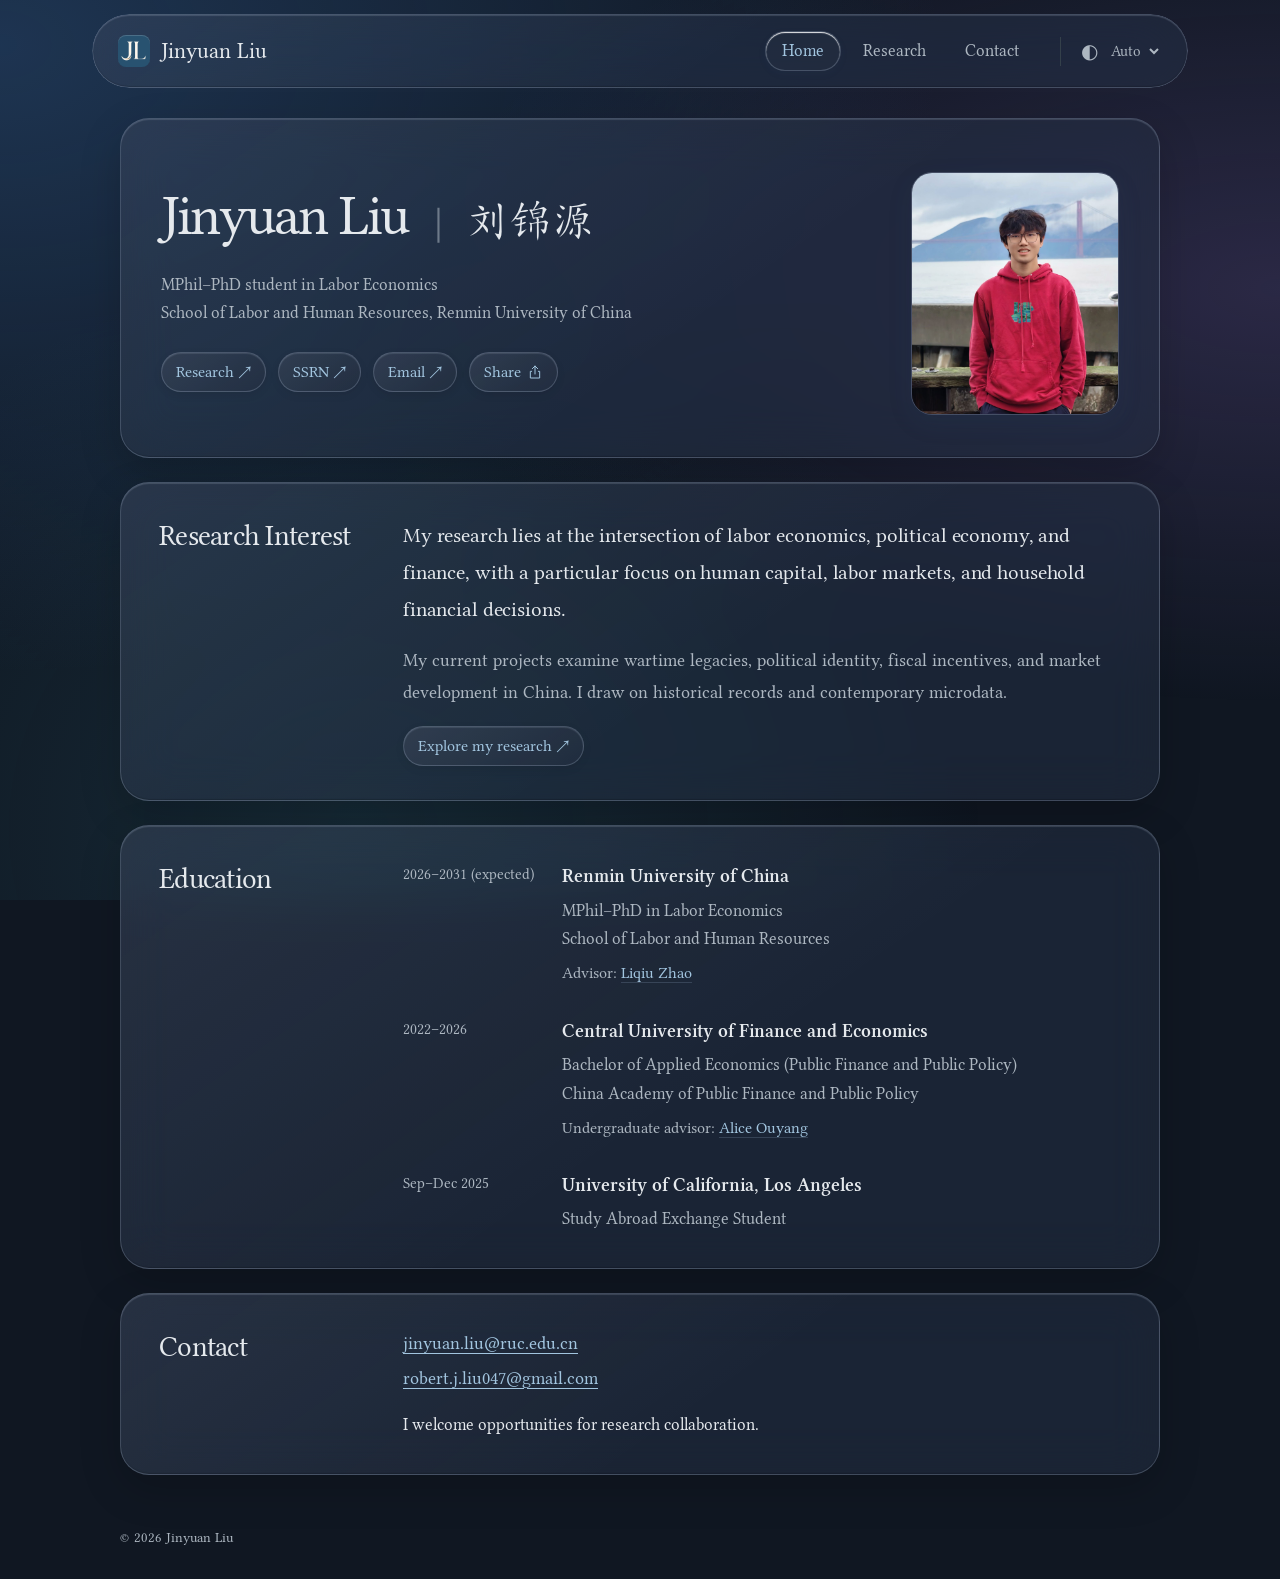
<file: index.html>
<!doctype html>
<html lang="en"><head><meta charset="utf-8"><meta name="viewport" content="width=device-width,initial-scale=1"><title>Jinyuan Liu | Economics</title><meta name="description" content="Jinyuan Liu is an MPhil–PhD student at Renmin University of China. Research at the intersection of labor economics, political economy, and finance."><link rel="canonical" href="https://www.jinyuanliu.org/"><meta property="og:type" content="website"><meta property="og:title" content="Jinyuan Liu | Economics"><meta property="og:description" content="Labor economics, political economy, and finance. Human capital, labor markets, and household financial decisions."><meta property="og:image" content="https://www.jinyuanliu.org/assets/jinyuan-liu.jpg"><link rel="icon" href="/assets/brand-icon.svg?v=20261017-share1" type="image/svg+xml"><script src="/assets/vendor/suncalc.js"></script><script src="/assets/theme.js"></script><link rel="stylesheet" href="/assets/style.css?v=20261017-share1"><link rel="stylesheet" href="/assets/glass.css?v=20261017-share1"><script src="/assets/share.js?v=20261017-share1" defer></script></head>
<body><a class="skip" href="#main">Skip to content</a><header class="site-header"><div class="wrap header-inner"><a class="brand" href="/"><span class="brand-mark original-mark" aria-hidden="true"><img src="/assets/logo-original.png" alt="" width="108" height="72"></span><span>Jinyuan Liu</span></a><nav aria-label="Main navigation"><a href="/" aria-current="page">Home</a><a href="/research/">Research</a><a href="/#contact">Contact</a></nav><label class="theme-control"><span aria-hidden="true" class="theme-symbol">◐</span><select id="theme-select" aria-label="Color theme" title="Auto: follows sunrise and sunset in Beijing"><option value="auto">Auto</option><option value="light">Light</option><option value="dark">Dark</option></select></label></div></header>
<main id="main" class="wrap"><section class="hero" aria-labelledby="name"><div class="hero-copy"><h1 id="name"><span>Jinyuan Liu</span><span class="name-divider" aria-hidden="true">｜</span><span class="chinese-name" lang="zh-Hans">刘锦源</span></h1><p class="affiliation">MPhil–PhD student in Labor Economics<br>School of Labor and Human Resources, Renmin University of China</p><div class="profile-links"><a href="/research/">Research <span aria-hidden="true">↗</span></a><a href="https://papers.ssrn.com/sol3/cf_dev/AbsByAuth.cfm?per_id=7241780">SSRN <span aria-hidden="true">↗</span></a><a href="mailto:jinyuan.liu@ruc.edu.cn">Email <span aria-hidden="true">↗</span></a><a href="/assets/website-qr.png" class="share-trigger" data-share-open aria-haspopup="dialog">Share <svg aria-hidden="true" width="16" height="18" viewBox="0 0 24 24" fill="none" stroke="currentColor" stroke-width="1.5" stroke-linecap="round" stroke-linejoin="round"><path d="M12 15V3m-4 4 4-4 4 4M7 11H5v10h14V11h-2"/></svg></a></div></div><figure class="portrait-block"><img class="portrait" src="/assets/jinyuan-liu.jpg" alt="Jinyuan Liu" width="238" height="278" fetchpriority="high"></figure></section>
<section class="section statement-section" aria-labelledby="statement-heading"><div class="section-head"><h2 id="statement-heading">Research Interest</h2></div><div class="statement-copy"><p class="research-statement statement-primary">My research lies at the intersection of labor economics, political economy, and finance, with a particular focus on human capital, labor markets, and household financial decisions.</p><p class="research-statement">My current projects examine wartime legacies, political identity, fiscal incentives, and market development in China. I draw on historical records and contemporary microdata.</p><a class="statement-link" href="/research/">Explore my research <span aria-hidden="true">↗</span></a></div></section>
<section class="section split-section" aria-labelledby="education"><div class="section-head"><h2 id="education">Education</h2></div><div class="education-list"><div class="education-row"><div class="years">2026–2031 (expected)</div><div><p class="institution">Renmin University of China</p><p class="degree">MPhil–PhD in Labor Economics<br>School of Labor and Human Resources</p><p class="advisor">Advisor: <a href="https://liqiuzhaoecon.weebly.com/">Liqiu Zhao</a></p></div></div><div class="education-row"><div class="years">2022–2026</div><div><p class="institution">Central University of Finance and Economics</p><p class="degree">Bachelor of Applied Economics (Public Finance and Public Policy)<br>China Academy of Public Finance and Public Policy</p><p class="advisor">Undergraduate advisor: <a href="https://sind.cufe.edu.cn/info/1076/1449.htm">Alice Ouyang</a></p></div></div><div class="education-row"><div class="years">Sep–Dec 2025</div><div><p class="institution">University of California, Los Angeles</p><p class="degree">Study Abroad Exchange Student</p></div></div></div></section>
<section class="section split-section" id="contact" aria-labelledby="contact-heading"><div class="section-head"><h2 id="contact-heading">Contact</h2></div><div class="contact-layout"><div class="emails"><a href="mailto:jinyuan.liu@ruc.edu.cn">jinyuan.liu@ruc.edu.cn</a><a href="mailto:robert.j.liu047@gmail.com">robert.j.liu047@gmail.com</a></div><p>I welcome opportunities for research collaboration.</p></div></section></main><footer class="site-footer"><div class="wrap footer-inner"><span>© 2026 Jinyuan Liu</span></div></footer><dialog id="website-share" class="share-dialog" aria-labelledby="share-title"><div class="share-card"><button type="button" class="share-close" data-share-close aria-label="Close share dialog"><svg aria-hidden="true" width="18" height="18" viewBox="0 0 24 24" fill="none" stroke="currentColor" stroke-width="1.5" stroke-linecap="round"><path d="m6 6 12 12M18 6 6 18"/></svg></button><p class="share-eyebrow">Share website</p><h2 id="share-title">Jinyuan Liu</h2><p class="share-caption">Scan to visit my website.</p><div class="share-qr"><img src="/assets/website-qr.svg" alt="QR code for https://www.jinyuanliu.org/" width="256" height="256"></div><a class="share-url" href="https://www.jinyuanliu.org/">www.jinyuanliu.org</a><div class="share-actions"><button type="button" data-copy-link>Copy link</button><a href="/assets/website-qr.png" download="Jinyuan-Liu-Website-QR.png">Download QR</a></div><p class="share-status" role="status" aria-live="polite"></p></div></dialog></body></html>
</file>
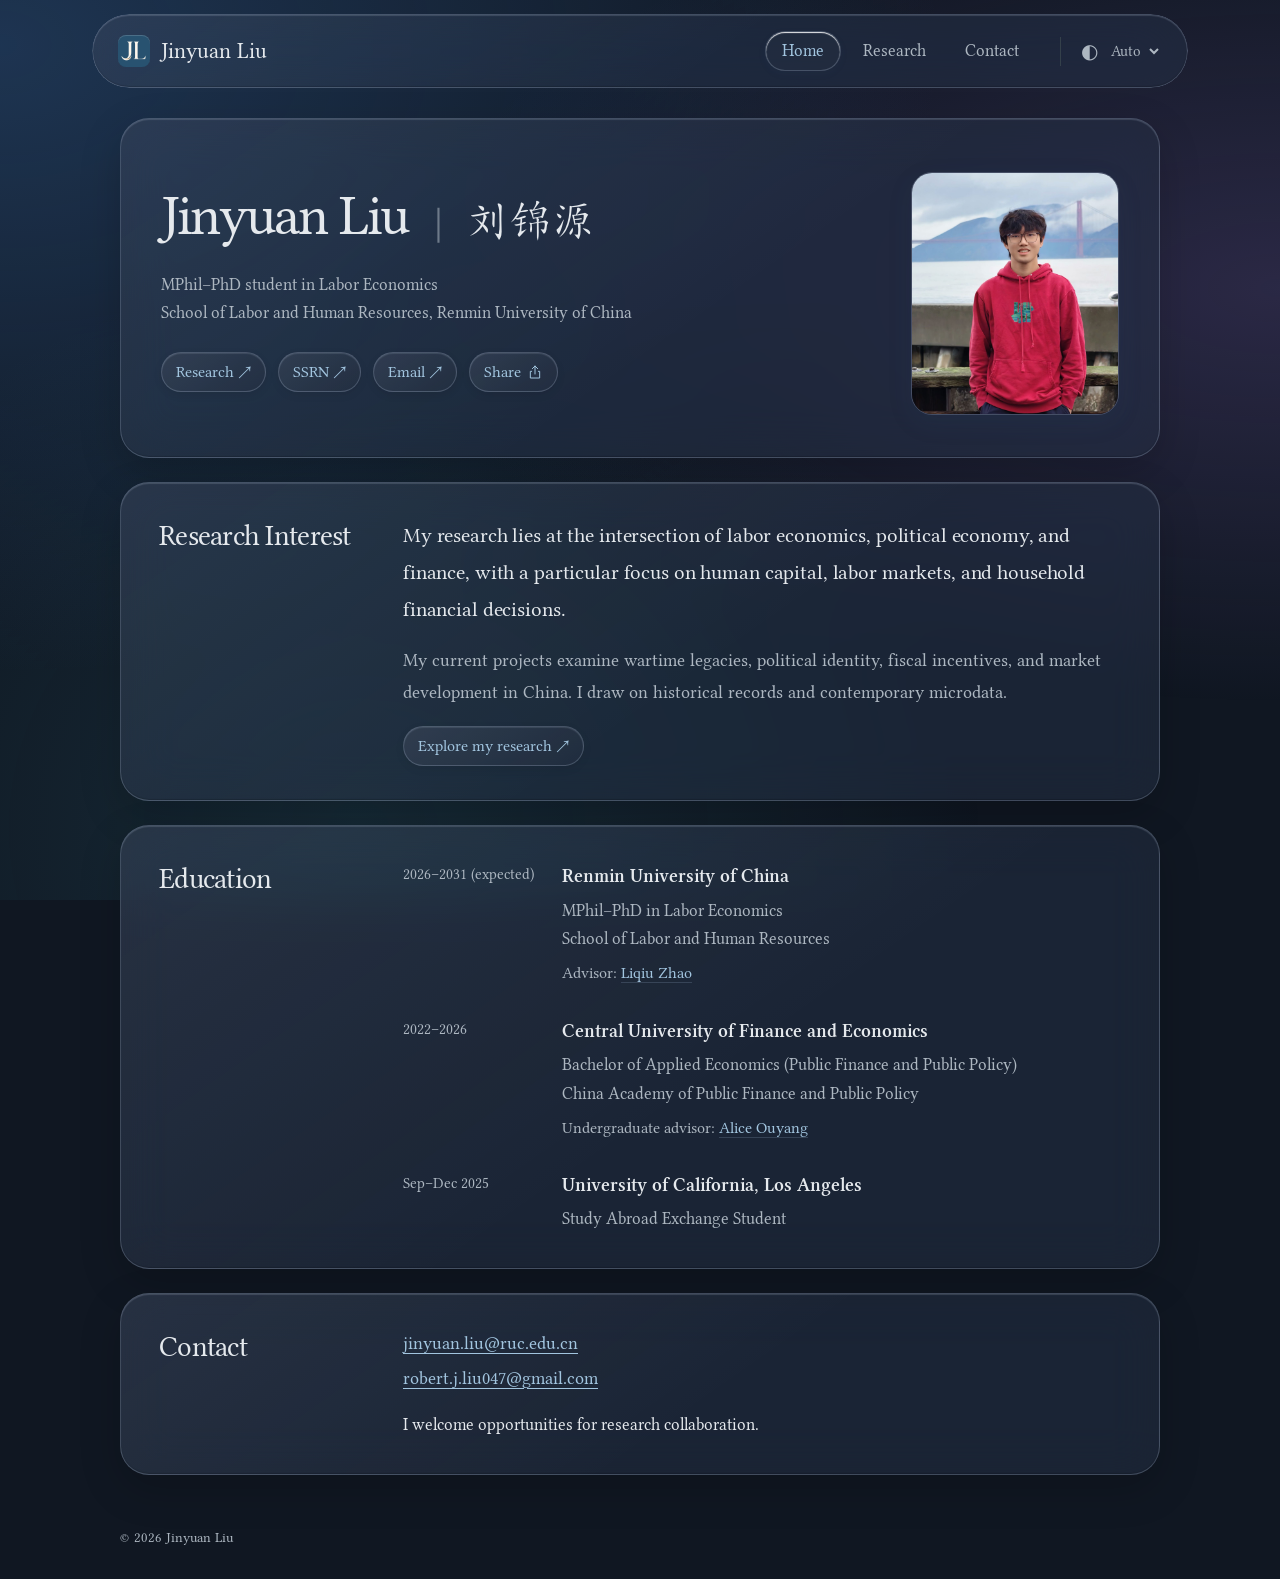
<file: home/index.html>
<!doctype html><html lang="en"><head><meta charset="utf-8"><meta name="viewport" content="width=device-width,initial-scale=1"><meta http-equiv="refresh" content="0;url=/"><link rel="canonical" href="https://www.jinyuanliu.org/"><title>Jinyuan Liu</title></head><body><p><a href="/">Continue to Jinyuan Liu’s homepage.</a></p></body></html>
</file>
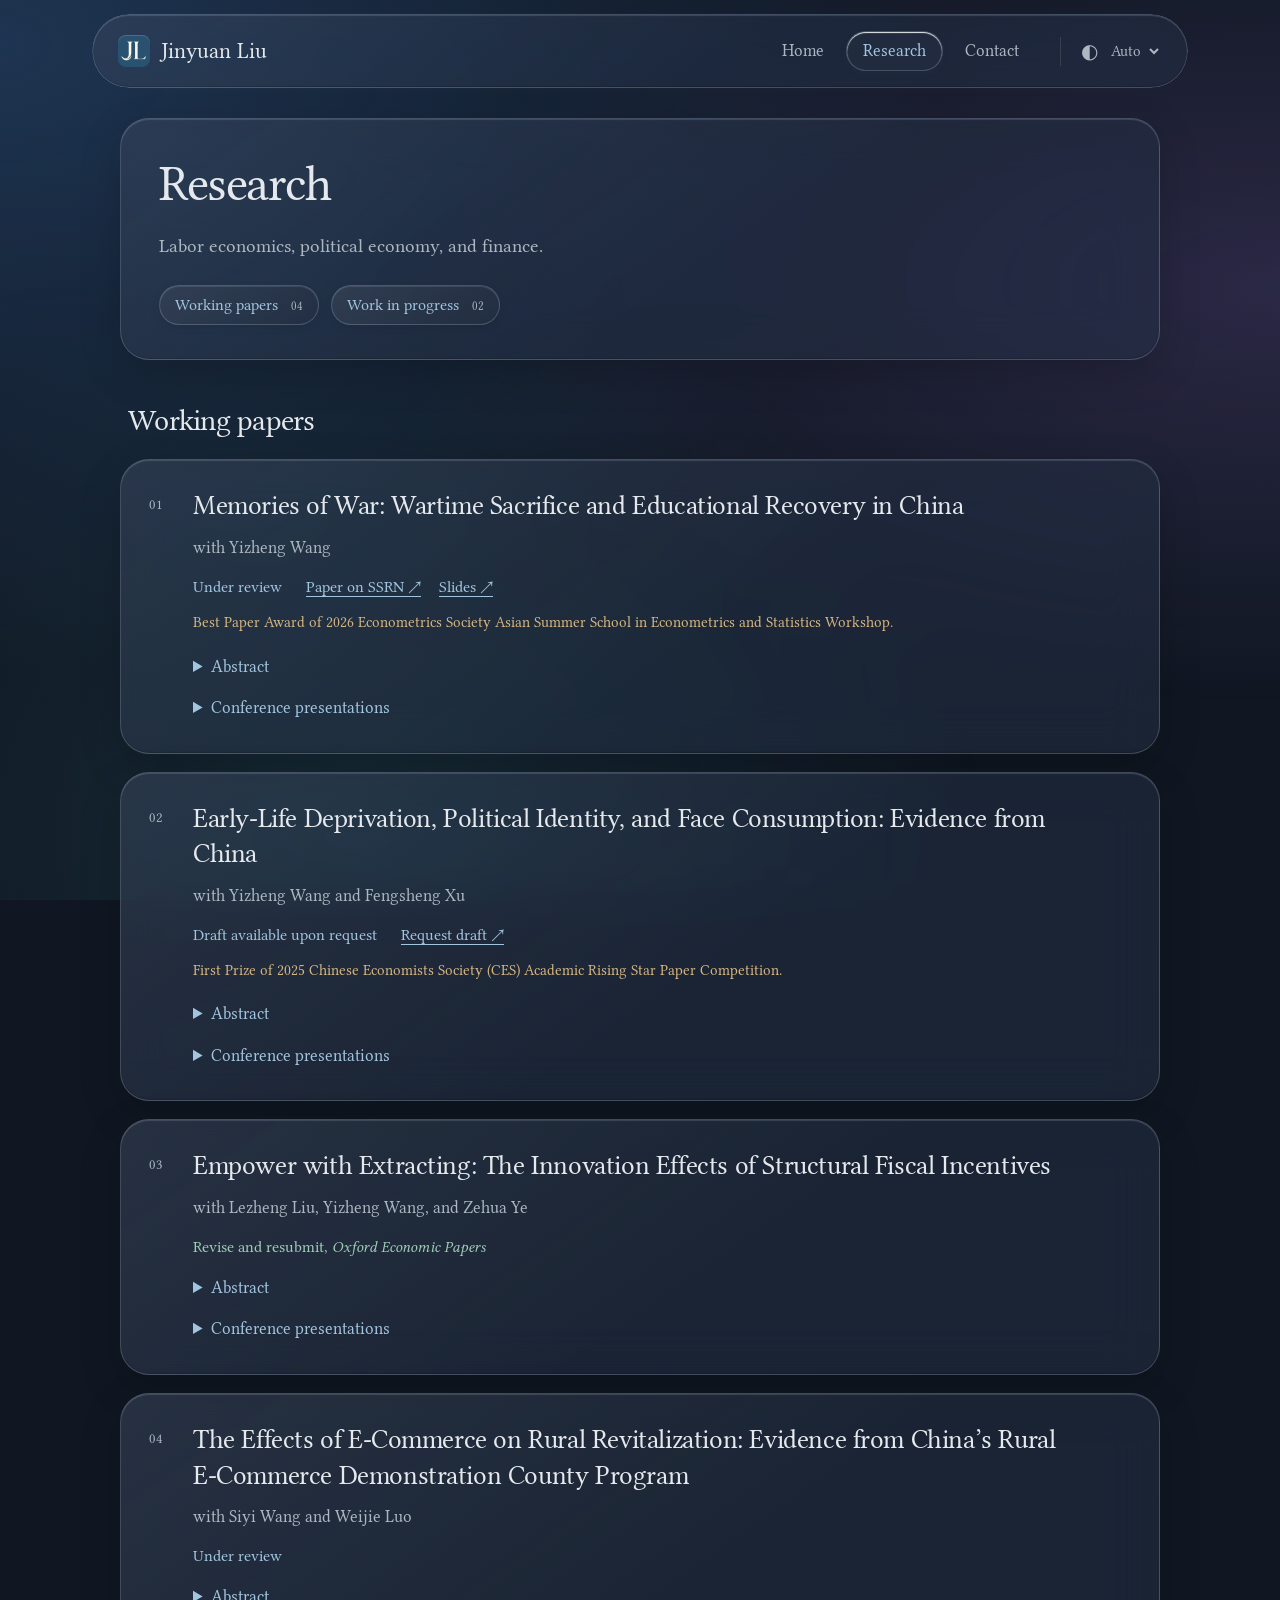
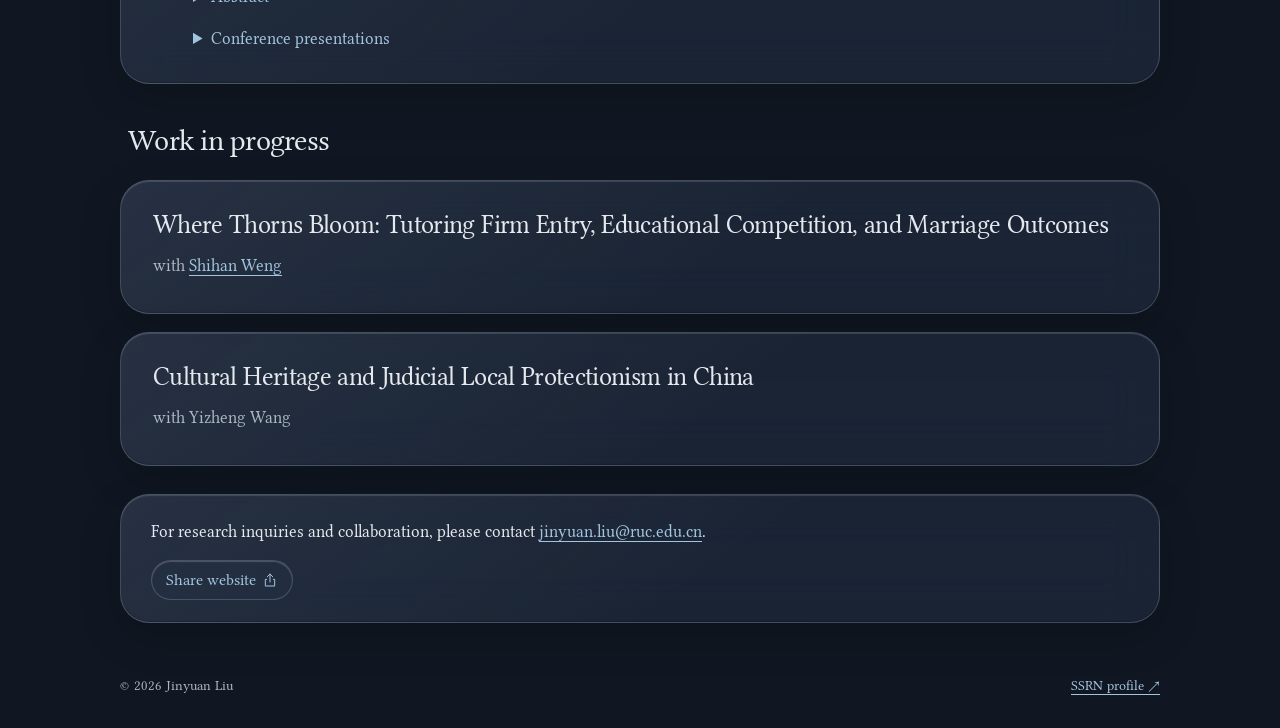
<file: research/index.html>
<!doctype html>
<html lang="en"><head><meta charset="utf-8"><meta name="viewport" content="width=device-width,initial-scale=1"><title>Research | Jinyuan Liu</title><meta name="description" content="Working papers and ongoing research by Jinyuan Liu in labor economics, political economy, and finance."><link rel="canonical" href="https://www.jinyuanliu.org/research/"><link rel="icon" href="/assets/brand-icon.svg?v=20261017-share1" type="image/svg+xml"><script src="/assets/vendor/suncalc.js"></script><script src="/assets/theme.js"></script><link rel="stylesheet" href="/assets/style.css?v=20261017-share1"><link rel="stylesheet" href="/assets/glass.css?v=20261017-share1"><script src="/assets/share.js?v=20261017-share1" defer></script></head><body class="research-page"><a class="skip" href="#main">Skip to content</a><header class="site-header"><div class="wrap header-inner"><a class="brand" href="/"><span class="brand-mark original-mark" aria-hidden="true"><img src="/assets/logo-original.png" alt="" width="108" height="72"></span><span>Jinyuan Liu</span></a><nav aria-label="Main navigation"><a href="/">Home</a><a href="/research/" aria-current="page">Research</a><a href="/#contact">Contact</a></nav><label class="theme-control"><span aria-hidden="true" class="theme-symbol">◐</span><select id="theme-select" aria-label="Color theme" title="Auto: follows sunrise and sunset in Beijing"><option value="auto">Auto</option><option value="light">Light</option><option value="dark">Dark</option></select></label></div></header><main id="main" class="wrap"><div class="page-heading"><h1>Research</h1><p>Labor economics, political economy, and finance.</p><nav class="research-jumps" aria-label="Research sections"><a href="#working-papers">Working papers <span>04</span></a><a href="#work-in-progress">Work in progress <span>02</span></a></nav></div>
<section class="research-section" aria-labelledby="working-papers"><h2 id="working-papers">Working papers</h2>
<article class="paper" id="memories-of-war"><h3><a href="https://papers.ssrn.com/sol3/papers.cfm?abstract_id=7159378">Memories of War: Wartime Sacrifice and Educational Recovery in China</a></h3><p class="meta">with Yizheng Wang</p><div class="paper-topline"><p class="status">Under review</p><div class="paper-links"><a href="https://papers.ssrn.com/sol3/papers.cfm?abstract_id=7159378">Paper on SSRN <span aria-hidden="true">↗</span></a><a href="/assets/slides/memories-of-war-short.pdf">Slides <span aria-hidden="true">↗</span></a></div></div><p class="award">Best Paper Award of 2026 Econometrics Society Asian Summer School in Econometrics and Statistics Workshop.</p><details class="abstract"><summary>Abstract</summary><div class="abstract-body"><p class="description"><strong>Main Findings:</strong> Counties with greater recognized wartime sacrifice show larger postwar gains in basic schooling. A one-unit increase in the IHS of native-county martyrs per 100,000 residents in 1953 is associated with a 1.130 percentage-point increase in formal schooling and a 0.813 percentage-point increase in primary completion. The formal-schooling result remains positive under flexible cohort controls.</p><p class="description contributions"><strong>Contributions:</strong> Links 63,739 War of Resistance profiles from the national martyr registry to 6.63 million respondents in the 1982, 1990, and 2000 censuses. The cohort design uses local war timing to study educational recovery within a national expansion. Dated school names and memorial facilities document commemoration. Facility availability during childhood is positively associated with formal schooling.</p><p class="previous-title"><strong>Previously circulated as</strong> <em>War and Human Capital Accumulation: Evidence from the Second Sino-Japanese War.</em></p></div></details><details class="presentations"><summary>Conference presentations</summary><ul class="conference-list"><li>2026 Spring CETW (Renmin University of China)</li><li>YES × Chengdu: China Economic Theory and Policy Workshop (Southwest University of Finance and Economics) (2026)</li><li>2026 Annual Workshop on Economics of Education in China (AWEEC) (Tsinghua University)</li><li>2026 PHBS Think Tank Conference</li><li>2026 Asian Summer School in Econometrics and Statistics (UCAS, Beijing)</li><li>2026 SERC (Singapore)</li><li>2026 YES Annual Conference (Nanjing, China)</li><li><a href="https://jobsanddevelopmentconference.org/about/">2026 Jobs and Development Conference</a> (HKUST, Hong Kong)</li><li>6th Peking University Doctoral Forum on Economics of Education (Peking University, October 16, 2026; scheduled presentation).</li></ul></details></article>
<article class="paper" id="deprivation"><h3>Early-Life Deprivation, Political Identity, and Face Consumption: Evidence from China</h3><p class="meta">with Yizheng Wang and Fengsheng Xu</p><div class="paper-topline"><p class="status">Draft available upon request</p><div class="paper-links"><a href="mailto:jinyuan.liu@ruc.edu.cn?subject=Draft%20request%3A%20Early-Life%20Deprivation">Request draft <span aria-hidden="true">↗</span></a></div></div><p class="award">First Prize of 2025 Chinese Economists Society (CES) Academic Rising Star Paper Competition.</p><details class="abstract"><summary>Abstract</summary><div class="abstract-body"><p class="description"><strong>Main Findings:</strong> Famine survivors who later joined the CPC spend significantly more on face-related consumption in adulthood, with larger effects among post-reform entrants, men, rural residents, and those with low trust in government.</p><p class="description contributions"><strong>Contributions:</strong> Using a triple-differences (DDD) strategy to identify how historical famine exposure with political affiliation jointly shape long-term consumption behavior.</p></div></details><details class="presentations"><summary>Conference presentations</summary><ul class="conference-list"><li>2025 Chinese Economists Society (CES) Academic Rising Star Paper Competition</li><li>3rd Xishan Economic Forum (2025)</li><li>2025 International Conference on Consumption Studies</li><li>2026 CES Annual Conference.</li></ul></details></article>
<article class="paper" id="fiscal-incentives"><h3>Empower with Extracting: The Innovation Effects of Structural Fiscal Incentives</h3><p class="meta">with Lezheng Liu, Yizheng Wang, and Zehua Ye</p><div class="paper-topline"><p class="status status-rr">Revise and resubmit, <em>Oxford Economic Papers</em></p></div><details class="abstract"><summary>Abstract</summary><div class="abstract-body"><p class="description"><strong>Main Findings:</strong> Local fiscal incentives tied to high-tax firms increase R&amp;D investment but discourage innovation quality, as firms shift toward strategic rather than substantive innovation.</p><p class="description contributions"><strong>Contributions:</strong> Develops a theoretical framework linking tax-sharing arrangements to innovation misallocation, and implements a generalized DID strategy based on China’s VAT reform. The analysis highlights how tax-base protection and reduced external competition distort firms’ innovation choices.</p></div></details><details class="presentations"><summary>Conference presentations</summary><ul class="conference-list"><li>2025 CUFE-OEP Conference</li><li>YES × Chengdu: China Economic Theory and Policy Workshop (2024)</li><li>2nd Forum on China’s Digital Economy Development (2024)</li><li>2nd Forum on the Evaluation of China’s Economic Policies (2024)</li><li>47th Xiangzhang Economics Seminar (Beijing) (2024)</li><li>7th International Conference on Government and Market Economics (Tsinghua University) (2025)</li><li>5th Xiangzhang Forum on Taxation (Dongbei University of Finance and Economics) (2025).</li></ul></details></article>
<article class="paper" id="e-commerce"><h3>The Effects of E-Commerce on Rural Revitalization: Evidence from China’s Rural E-Commerce Demonstration County Program</h3><p class="meta">with Siyi Wang and Weijie Luo</p><div class="paper-topline"><p class="status">Under review</p></div><details class="abstract"><summary>Abstract</summary><div class="abstract-body"><p class="description"><strong>Main Findings:</strong> Using a staggered DID model, we find that the Rural E-Commerce Demonstration County (REDC) policy significantly improves local economic outcomes, increasing per capita income by 10.9% across Chinese counties.</p><p class="description contributions"><strong>Contributions:</strong> Our study provides novel empirical evidence on the role of e-commerce in rural revitalization in a developing-country context. We further apply machine learning models, including random forest, SVM, and ML, to identify and predict the policy's underlying transmission channels.</p></div></details><details class="presentations"><summary>Conference presentations</summary><ul class="conference-list"><li>2nd Annual Conference on Inclusive Finance, FinTech, and Sustainable Development (2024)</li><li>2nd Xishan Economic Forum (2024).</li></ul></details></article></section>
<section class="wip" aria-labelledby="work-in-progress"><h2 id="work-in-progress">Work in progress</h2><article><h3>Where Thorns Bloom: Tutoring Firm Entry, Educational Competition, and Marriage Outcomes</h3><p class="meta">with <a href="https://sites.google.com/view/shihan-weng">Shihan Weng</a></p></article><article><h3>Cultural Heritage and Judicial Local Protectionism in China</h3><p class="meta">with Yizheng Wang</p></article></section><aside class="research-contact"><p>For research inquiries and collaboration, please contact <a href="mailto:jinyuan.liu@ruc.edu.cn">jinyuan.liu@ruc.edu.cn</a>.</p><div class="research-share"><a href="/assets/website-qr.png" class="share-trigger" data-share-open aria-haspopup="dialog">Share website <svg aria-hidden="true" width="16" height="18" viewBox="0 0 24 24" fill="none" stroke="currentColor" stroke-width="1.5" stroke-linecap="round" stroke-linejoin="round"><path d="M12 15V3m-4 4 4-4 4 4M7 11H5v10h14V11h-2"/></svg></a></div></aside></main><footer class="site-footer"><div class="wrap footer-inner"><span>© 2026 Jinyuan Liu</span><a href="https://papers.ssrn.com/sol3/cf_dev/AbsByAuth.cfm?per_id=7241780">SSRN profile <span aria-hidden="true">↗</span></a></div></footer><dialog id="website-share" class="share-dialog" aria-labelledby="share-title"><div class="share-card"><button type="button" class="share-close" data-share-close aria-label="Close share dialog"><svg aria-hidden="true" width="18" height="18" viewBox="0 0 24 24" fill="none" stroke="currentColor" stroke-width="1.5" stroke-linecap="round"><path d="m6 6 12 12M18 6 6 18"/></svg></button><p class="share-eyebrow">Share website</p><h2 id="share-title">Jinyuan Liu</h2><p class="share-caption">Scan to visit my website.</p><div class="share-qr"><img src="/assets/website-qr.svg" alt="QR code for https://www.jinyuanliu.org/" width="256" height="256"></div><a class="share-url" href="https://www.jinyuanliu.org/">www.jinyuanliu.org</a><div class="share-actions"><button type="button" data-copy-link>Copy link</button><a href="/assets/website-qr.png" download="Jinyuan-Liu-Website-QR.png">Download QR</a></div><p class="share-status" role="status" aria-live="polite"></p></div></dialog></body></html>
</file>
<file: assets/style.css>
@font-face{font-family:'Libertinus Serif';src:url('/assets/fonts/LibertinusSerif-Regular.ttf') format('truetype');font-style:normal;font-weight:400;font-display:swap}@font-face{font-family:'Libertinus Serif';src:url('/assets/fonts/LibertinusSerif-Italic.ttf') format('truetype');font-style:italic;font-weight:400;font-display:swap}@font-face{font-family:'Libertinus Serif';src:url('/assets/fonts/LibertinusSerif-SemiBold.ttf') format('truetype');font-style:normal;font-weight:500 900;font-display:swap}
:root{--ink:#222d38;--muted:#65717c;--blue:#285270;--line:#dfe4e7;--serif:'Libertinus Serif',Georgia,'Times New Roman',serif;--sans:'Libertinus Serif',Georgia,'Times New Roman',serif}*{box-sizing:border-box}html{scroll-behavior:smooth;scroll-padding-top:30px}body{margin:0;background:#fff;color:var(--ink);font:17px/1.75 var(--sans);-webkit-font-smoothing:antialiased}a{color:var(--blue);text-decoration-thickness:1px;text-underline-offset:4px}a:hover{color:#112f45}a:focus-visible,summary:focus-visible{outline:2px solid var(--blue);outline-offset:5px}.wrap{width:min(1040px,calc(100% - 96px));margin:auto}.skip{position:absolute;top:-100px;left:20px;background:white;padding:10px;z-index:10}.skip:focus{top:10px}.site-header{border-bottom:1px solid var(--line)}.header-inner{min-height:96px;display:flex;align-items:center;justify-content:space-between;gap:30px}.brand{font:25px var(--serif);text-decoration:none;color:var(--ink)}nav{display:flex;gap:32px}nav a{font-size:14px;text-decoration:none;color:var(--muted);padding:8px 0}nav a[aria-current=page]{color:var(--blue);border-bottom:1px solid var(--blue)}.hero{display:grid;grid-template-columns:minmax(0,1fr) 238px;gap:76px;align-items:start;padding:76px 0 66px}.eyebrow{font-size:11px;text-transform:uppercase;letter-spacing:.16em;color:var(--blue);font-weight:600;margin:0 0 16px}h1,h2,h3{font-family:var(--serif);font-weight:400;line-height:1.25;letter-spacing:-.025em}h1{font-size:62px;margin:0 0 12px}h2{font-size:32px;margin:0}h3{font-size:24px;margin:0 0 10px}.affiliation{color:var(--muted);font-size:15px;line-height:1.65;margin:0 0 26px}.bio{margin:0 0 16px;font-size:17px;line-height:1.85}.portrait{display:block;width:238px;height:278px;object-fit:cover;border-radius:3px}.portrait-block{margin:6px 0 0}.portrait-block figcaption{font-size:12px;color:var(--muted);margin-top:12px}.profile-links{display:flex;gap:24px;font-size:14px;margin-top:24px;flex-wrap:wrap}.section{padding:44px 0 48px;border-top:1px solid var(--line)}.section-head{display:flex;align-items:baseline;justify-content:space-between;gap:24px;margin-bottom:28px}.section-head a{font-size:14px}.paper-preview{padding:0 0 24px;margin-bottom:24px;border-bottom:1px solid #edf0f2}.paper-preview:last-child{border-bottom:0;margin:0;padding:0}.paper-preview h3{font-size:23px;max-width:820px}.paper-preview h3 a{text-decoration:none;color:var(--ink)}.paper-preview h3 a:hover{text-decoration:underline;color:var(--blue)}.meta{color:var(--muted);font-size:14px;line-height:1.7;margin:6px 0}.status{color:var(--blue);font-size:13px;margin:8px 0}.description{margin:12px 0 0;font-size:15px;max-width:840px}.education-row{display:grid;grid-template-columns:150px minmax(0,1fr);gap:28px;margin-bottom:26px}.education-row:last-child{margin-bottom:0}.years{font-size:13px;color:var(--muted);padding-top:2px}.institution{font-weight:500;font-size:16px;margin:0}.degree{margin:3px 0 0;font-size:15px;color:var(--muted)}.contact-layout{display:grid;grid-template-columns:1fr 1fr;gap:30px}.contact-layout p{margin:0;font-size:15px}.emails{display:flex;flex-direction:column;align-items:flex-start;gap:3px}.site-footer{border-top:1px solid var(--line);margin-top:10px;padding:26px 0 36px;color:var(--muted);font-size:12px}.footer-inner{display:flex;justify-content:space-between;gap:20px}.page-heading{padding:62px 0 38px}.page-heading h1{font-size:48px;margin-bottom:18px}.page-heading p{color:var(--muted);margin:0;font-size:15px}.research-section{padding-top:12px}.research-section>h2{font-size:16px;font-family:var(--sans);letter-spacing:0;font-weight:500;color:var(--muted);padding-bottom:20px;border-bottom:1px solid var(--line)}.paper{padding:32px 0 30px;border-bottom:1px solid var(--line);scroll-margin-top:28px}.paper h3{font-size:27px;max-width:900px}.paper h3 a{color:var(--ink);text-decoration:none}.paper h3 a:hover{text-decoration:underline;color:var(--blue)}.paper .description{font-size:16px;line-height:1.8}.paper-links{display:flex;gap:20px;font-size:13px;margin:18px 0 8px}.award{font-size:13px;color:var(--blue);padding-left:14px;border-left:2px solid #b2c6d4;margin:18px 0}.paper details{margin-top:15px;font-size:14px;color:var(--muted)}summary{cursor:pointer;color:var(--blue);width:fit-content;padding:3px 0}details p{margin:12px 0 0;max-width:850px}.wip{padding:46px 0 56px}.wip h2{margin-bottom:28px}.wip article+article{margin-top:28px}.wip h3{font-size:24px}.not-found{min-height:55vh;padding:70px 0}.paper-note{font-size:13px;color:var(--muted);margin:10px 0}.research-contact{background:#f6f8f9;padding:24px 28px;margin:0 0 42px;font-size:14px}.research-contact p{margin:0}::selection{background:#dce9f1}@media(min-width:1400px){.hero{padding-top:88px}}@media(max-width:760px){.wrap{width:calc(100% - 48px)}.header-inner{min-height:78px}.brand{font-size:23px}nav{gap:21px}.hero{grid-template-columns:minmax(0,1fr) 170px;gap:30px;padding:48px 0}.portrait{width:170px;height:199px}.portrait-block figcaption{display:none}h1{font-size:48px}.bio{font-size:16px}.affiliation{font-size:14px}.education-row{grid-template-columns:125px 1fr;gap:18px}.section{padding:34px 0}.contact-layout{grid-template-columns:1fr;gap:18px}.paper h3{font-size:25px}}@media(max-width:540px){.wrap{width:calc(100% - 40px)}.header-inner{min-height:72px;gap:15px}.brand{font-size:21px}nav{gap:17px}nav a{font-size:13px}.hero{display:flex;flex-direction:column;gap:26px;padding:38px 0}.hero-copy{display:contents}.eyebrow{order:0;margin:0 0 -17px}h1{order:1;font-size:46px;margin-bottom:-20px}.affiliation{order:2;margin:0}.portrait-block{order:3;margin:0}.portrait{width:156px;height:182px}.bio{order:4;margin:0;line-height:1.8}.profile-links{order:5;margin:0}.section-head{align-items:center;gap:15px;margin-bottom:24px}h2{font-size:28px}.section-head a{font-size:12px;white-space:nowrap}.paper-preview h3{font-size:22px}.education-row{grid-template-columns:1fr;gap:4px;margin-bottom:24px}.years{font-size:12px}.page-heading{padding:38px 0 28px}.page-heading h1{font-size:40px}.paper{padding:26px 0}.paper h3{font-size:24px}.paper .description{font-size:15px}.footer-inner{flex-direction:column;gap:4px}.research-contact{padding:20px}.wip{padding:34px 0 40px}.emails a{overflow-wrap:anywhere}}@media(prefers-reduced-motion:reduce){html{scroll-behavior:auto}}

body{font-size:19px}.bio{font-size:20px;line-height:1.65}.affiliation{font-size:17px}.brand{font-size:28px}nav a{font-size:17px}.meta,.degree,.description{font-size:17px}.status,.paper-links,.paper-note,.award{font-size:15px}.paper .description{font-size:18px}.paper details{font-size:17px}.institution{font-size:18px}.years{font-size:15px}.profile-links,.section-head a,.contact-layout p{font-size:17px}.page-heading p{font-size:18px}.eyebrow,.page-heading .eyebrow{font-size:12px;letter-spacing:.12em}.site-footer{font-size:14px}.research-contact{font-size:17px}@media(max-width:540px){.brand{font-size:24px}nav a{font-size:16px}.bio{font-size:19px}.affiliation{font-size:17px}.section-head a{font-size:15px}.paper .description{font-size:18px}.years{font-size:15px}}

:root{--paper:#fff;--soft:#f5f7f9;--preview-line:#edf0f2;--shadow:rgba(26,45,63,.07)}
:root[data-theme="dark"]{--ink:#e2e6eb;--muted:#a0abb7;--blue:#96bcd9;--line:#323b44;--paper:#14191f;--soft:#1c242d;--preview-line:#29333d;--shadow:rgba(0,0,0,.24)}
body{background:var(--paper)}a:hover{color:var(--ink)}.skip{background:var(--paper)}.header-inner{min-height:90px}.header-inner nav{margin-left:auto}.theme-control{display:flex;align-items:center;gap:7px;color:var(--muted);margin-left:2px;padding-left:24px;border-left:1px solid var(--line)}.theme-symbol{font-family:Georgia,serif;font-size:20px;line-height:1}.theme-control select{font:15px 'Libertinus Serif',Georgia,serif;color:var(--muted);background:var(--paper);border:0;cursor:pointer;padding:5px 2px;max-width:70px}.theme-control select:focus-visible{outline:2px solid var(--blue);outline-offset:4px}.hero{padding-top:68px;padding-bottom:58px;grid-template-columns:minmax(0,1fr) 252px;gap:72px}h1{font-size:68px;letter-spacing:-.035em}.portrait{width:252px;height:294px;border-radius:8px;border:1px solid var(--line);box-shadow:0 12px 32px var(--shadow)}.portrait-block{margin-top:10px}.bio{max-width:650px}.eyebrow{font-weight:400;color:var(--blue)}.paper-preview{border-color:var(--preview-line)}.research-contact{background:var(--soft)}.section-head{margin-bottom:32px}.paper-preview h3{font-size:25px;line-height:1.35}.paper-preview .status{margin:5px 0}.section{padding-top:40px}.profile-links a{text-decoration:none;border-bottom:1px solid var(--line);padding-bottom:1px}.profile-links a:hover{border-color:var(--blue)}::selection{background:#436682;color:#fff}@media(max-width:760px){.hero{padding:44px 0;grid-template-columns:minmax(0,1fr) 180px;gap:32px}.portrait{width:180px;height:210px}h1{font-size:54px}.header-inner{gap:22px}.theme-control{padding-left:16px}nav{gap:22px}}@media(max-width:540px){.header-inner{min-height:74px;flex-wrap:wrap;gap:0 15px;padding:14px 0}.brand{font-size:25px}.header-inner nav{gap:17px;margin-left:auto}.theme-control{order:3;width:100%;justify-content:flex-end;border:0;padding:8px 0 0;margin:0}.theme-symbol{font-size:16px}.theme-control select{font-size:14px}.hero{padding:30px 0 36px;gap:25px}h1{font-size:52px}.portrait{width:144px;height:168px}.portrait-block{margin:0}.paper-preview h3{font-size:23px}.section-head{margin-bottom:24px}.bio{line-height:1.7}}

.research-statement{color:var(--muted);font-size:19px;line-height:1.7;margin:-5px 0 32px;max-width:870px}

.statement-layout{display:grid;grid-template-columns:310px minmax(0,1fr);gap:56px}.statement-lead{font:29px/1.4 var(--serif);color:var(--blue);letter-spacing:-.02em;margin:0}.statement-layout .research-statement{font-size:19px;margin:0 0 16px;line-height:1.75}.statement-link{display:inline-block;font-size:17px;margin-top:8px}.research-page .page-heading{padding:58px 0 40px}.research-page .page-heading h1{font-size:58px;margin-bottom:14px}.research-jumps{gap:28px;flex-wrap:wrap;margin-top:28px}.research-jumps a{font-size:17px;color:var(--blue);border-bottom:1px solid var(--line);padding:0 0 5px}.research-jumps span{font-size:12px;color:var(--muted);margin-left:9px}.research-section{counter-reset:paper}.research-section>h2{font-size:20px;color:var(--ink);padding-bottom:18px}.paper{position:relative;padding:32px 0 34px 60px;counter-increment:paper}.paper::before{content:counter(paper,decimal-leading-zero);position:absolute;top:36px;left:0;color:var(--muted);font-size:16px}.paper h3{font-size:29px;line-height:1.3;letter-spacing:-.018em;max-width:890px}.paper .meta{font-size:17px;margin-top:10px}.paper .status{font-size:16px;margin:8px 0 14px}.paper .description{max-width:840px;line-height:1.75}.paper details{border-top:1px solid var(--preview-line);padding-top:10px;margin-top:20px}.paper details[open] summary{margin-bottom:18px}.paper .award{margin-top:20px}.wip h2{font-size:32px}.wip article{padding-left:60px}.wip h3{font-size:26px;line-height:1.35}.research-page .research-contact{margin-left:60px;border-radius:4px}@media(max-width:760px){.statement-layout{grid-template-columns:230px 1fr;gap:30px}.statement-lead{font-size:25px}.paper{padding-left:40px}.paper::before{font-size:14px}.paper h3{font-size:27px}.wip article{padding-left:40px}.research-page .research-contact{margin-left:40px}}@media(max-width:540px){.statement-layout{grid-template-columns:1fr;gap:18px}.statement-lead{font-size:27px}.statement-layout .research-statement{font-size:19px}.research-page .page-heading{padding:32px 0 28px}.research-page .page-heading h1{font-size:46px}.research-jumps{gap:22px;margin-top:22px}.research-jumps a{font-size:16px}.paper{padding:25px 0 27px}.paper::before{position:static;display:block;font-size:14px;margin-bottom:10px;color:var(--blue)}.paper h3{font-size:26px}.paper details{font-size:17px}.wip article{padding-left:0}.wip h3{font-size:25px}.research-page .research-contact{margin-left:0}}

.brand{display:flex;align-items:center;gap:13px;font-size:25px}.brand-mark{position:relative;display:inline-block;width:44px;height:44px;background:#285270;border-radius:7px;overflow:hidden;flex:none}.brand-mark img{position:absolute;max-width:none;width:108px;height:72px;left:-32px;top:-14px}.hero{align-items:center;min-height:386px;padding:46px 0 48px;grid-template-columns:minmax(0,1fr) 252px}.hero h1{font-size:72px;margin-bottom:18px}.hero .affiliation{font-size:19px;line-height:1.6;max-width:600px;margin-bottom:26px}.hero .profile-links{margin-top:26px}.statement-section{display:grid;grid-template-columns:240px minmax(0,1fr);gap:44px;padding:44px 0 48px}.statement-section .section-head{display:block;margin:0}.statement-section h2{font-size:30px}.statement-copy .research-statement{font-size:19px;line-height:1.75;margin:0 0 18px;color:var(--muted)}.statement-copy .statement-primary{font-size:22px;line-height:1.65;color:var(--ink)}.statement-copy .statement-link{margin-top:0}.contributions{margin-top:18px!important}.contributions strong,.description strong{font-weight:600}.paper details{border-top:0;padding-top:0;margin-top:16px}.paper-note{line-height:1.7}@media(max-width:760px){.brand{font-size:23px;gap:10px}.hero{grid-template-columns:minmax(0,1fr) 180px;min-height:330px;padding:40px 0;gap:30px}.hero h1{font-size:58px}.hero .affiliation{font-size:18px}.statement-section{grid-template-columns:190px minmax(0,1fr);gap:28px}.statement-section h2{font-size:28px}.statement-copy .statement-primary{font-size:21px}}@media(max-width:540px){.brand{font-size:21px;gap:8px}.brand-mark{width:32px;height:32px;border-radius:5px}.brand-mark img{width:79px;height:53px;left:-23px;top:-10px}.header-inner{gap:0 12px}.header-inner nav{gap:13px}nav a{font-size:15px}.hero{display:grid;grid-template-columns:minmax(0,1fr) 100px;gap:20px;align-items:start;min-height:0;padding:36px 0}.hero-copy{display:block}.hero h1{font-size:43px;line-height:1.15;margin-bottom:14px}.hero .affiliation{font-size:17px;margin-bottom:16px}.hero .portrait{width:100px;height:117px}.hero .portrait-block{margin-top:4px}.hero .profile-links{font-size:16px;gap:18px;margin-top:14px}.statement-section{display:block;padding:30px 0 34px}.statement-section .section-head{margin-bottom:22px}.statement-copy .statement-primary{font-size:21px;line-height:1.65}.statement-copy .research-statement{font-size:19px}.statement-copy .statement-primary{font-size:21px}}

.split-section{display:grid;grid-template-columns:240px minmax(0,1fr);gap:44px;padding:40px 0 44px}.split-section .section-head{display:block;margin:0}.split-section h2{font-size:30px}.education-list .education-row{grid-template-columns:135px minmax(0,1fr);gap:24px;margin-bottom:28px}.education-list .education-row:last-child{margin-bottom:0}.education-list .institution{font-size:20px}.education-list .degree{font-size:17px;line-height:1.7}.split-section .contact-layout{grid-template-columns:1fr;gap:16px}.contact-layout .emails{font-size:19px}.hero .portrait{border-radius:5px;box-shadow:0 8px 28px var(--shadow)}.site-footer{margin-top:0}.hero h1{letter-spacing:-.045em}.header-inner{min-height:86px}.statement-section .section-head h2{max-width:200px;line-height:1.3}.statement-primary{letter-spacing:-.006em}.research-page .page-heading{border-bottom:1px solid var(--line);margin-bottom:28px}.research-page .research-section>h2{border-bottom:0;padding:0 0 10px;color:var(--muted);font-size:17px}.research-page .paper:first-of-type{padding-top:18px}.research-page .paper:first-of-type::before{top:23px}.research-page .paper h3{font-size:30px}.research-page .page-heading p{color:var(--muted)}@media(max-width:760px){.split-section{grid-template-columns:190px minmax(0,1fr);gap:28px}.split-section h2{font-size:28px}.education-list .education-row{grid-template-columns:1fr;gap:4px}.header-inner{min-height:78px}.research-page .paper h3{font-size:28px}}@media(max-width:540px){.split-section{display:block;padding:30px 0 34px}.split-section .section-head{margin-bottom:24px}.education-list .institution{font-size:20px}.statement-section .section-head h2{max-width:none}.header-inner{min-height:72px}.research-page .paper h3{font-size:26px}.hero .affiliation{font-size:16px}.hero{grid-template-columns:minmax(0,1fr) 92px;gap:18px}.hero .portrait{width:92px;height:107px}.hero h1{font-size:41px}.hero .profile-links{gap:15px}}
@media(max-width:540px){.header-inner{display:grid;grid-template-columns:1fr auto;gap:0 12px;padding:13px 0 10px}.header-inner .brand{grid-row:1;grid-column:1}.header-inner .theme-control{grid-row:1;grid-column:2;width:auto;padding:0}.header-inner nav{grid-row:2;grid-column:1/-1;justify-content:flex-end;gap:24px;margin:6px 0 0}.hero{display:grid;grid-template-columns:minmax(0,1fr) 92px;gap:20px 18px}.hero-copy{display:contents}.hero h1{grid-column:1/-1;grid-row:1;font-size:44px;margin:0;white-space:nowrap}.hero .affiliation{grid-column:1;grid-row:2;order:initial;margin:0;font-size:16px;line-height:1.6}.hero .portrait-block{grid-column:2;grid-row:2;order:initial;margin:2px 0 0}.hero .profile-links{grid-column:1/-1;grid-row:3;order:initial;margin:0;gap:24px}.hero .portrait{width:92px;height:107px}}
.research-page .research-section>h2,.research-page .wip>h2{font-family:var(--serif);font-size:32px;font-weight:400;line-height:1.25;letter-spacing:-.025em;color:var(--ink);padding:0;margin:0 0 28px;border:0}@media(max-width:540px){.research-page .research-section>h2,.research-page .wip>h2{font-size:28px;margin-bottom:24px}}

.paper-topline{display:flex;align-items:center;flex-wrap:wrap;gap:8px 24px;margin:10px 0 14px}.paper .paper-topline .status,.paper .paper-topline .paper-links{margin:0;font-size:16px}.paper .award{border:0;padding:0;font-size:16px;font-style:italic;color:var(--muted);margin:10px 0 16px;max-width:860px}.paper details{margin-top:8px;font-size:17px;line-height:1.7}.paper details>summary{font-size:17px;line-height:1.5;padding:3px 0}.paper details[open]>summary{margin-bottom:10px}.abstract-body{border-left:2px solid var(--line);padding:2px 0 2px 22px;margin:10px 0 20px;max-width:860px}.abstract-body .description{font-size:18px;margin:0 0 16px;line-height:1.8}.abstract-body .description:last-child{margin-bottom:0}.abstract-body>.previous-title{font-size:15px;color:var(--muted);margin:12px 0 0}.paper .paper-topline .paper-links{gap:18px}.paper{padding-top:32px;padding-bottom:32px}@media(max-width:540px){.abstract-body{padding-left:16px}.abstract-body .description{font-size:18px}.paper .award{font-size:15px}.paper-topline{gap:5px 18px}.paper details>summary{font-size:17px}}
/* Shared typography and color scale. */
:root{--ink:#24333f;--muted:#5b6874;--blue:#245574;--line:#dfe5e9;--preview-line:#edf1f3}
:root[data-theme="dark"]{--ink:#e5e9ed;--muted:#adb7c1;--blue:#a2c5df;--line:#34404a;--preview-line:#2a353e}
body{font-size:18px;line-height:1.75}.header-inner{min-height:84px}.brand{font-size:24px}.brand-mark{width:40px;height:40px}.brand-mark img{width:99px;height:66px;left:-29px;top:-13px}nav a{font-size:17px}nav a[aria-current="page"]{font-weight:500}.hero{min-height:358px;grid-template-columns:minmax(0,1fr) 230px;gap:76px;padding:46px 0 48px}.hero h1{font-size:64px;line-height:1.14;letter-spacing:-.035em;margin-bottom:22px}.hero .affiliation{font-size:18px;line-height:1.7;color:var(--muted);margin-bottom:24px}.hero .portrait{width:230px;height:268px;box-shadow:0 6px 22px var(--shadow)}.hero .profile-links{font-size:17px;gap:27px;margin-top:24px}.statement-section h2,.split-section h2{font-size:29px;line-height:1.3}.statement-copy .statement-primary{font-size:21px;line-height:1.7}.statement-copy .research-statement{line-height:1.75}.statement-copy .research-statement:not(.statement-primary){font-size:18px}.education-list .institution{font-size:19px}.education-list .degree{font-size:17px;color:var(--muted)}.years{font-size:15px}.research-page .page-heading h1{font-size:52px;letter-spacing:-.03em}.research-page .page-heading p{font-size:19px}.research-page .research-section>h2,.research-page .wip>h2{font-size:30px}.research-page .paper h3{font-size:28px;line-height:1.32;letter-spacing:-.015em}.paper .meta{font-size:17px}.paper .paper-topline .status,.paper .paper-topline .paper-links{font-size:16px}.paper .award{font-size:15px;line-height:1.65}.paper details>summary{font-size:17px}.paper .abstract-body .description{font-size:18px;line-height:1.8}.wip h3{font-size:26px}.contact-layout .emails{font-size:18px}.site-footer{font-size:14px}@media(max-width:760px){.hero{grid-template-columns:minmax(0,1fr) 170px;gap:34px;min-height:310px;padding:36px 0 40px}.hero h1{font-size:54px}.hero .portrait{width:170px;height:198px}.hero .affiliation{font-size:17px}.brand{font-size:23px}.research-page .paper h3{font-size:27px}}@media(max-width:540px){.header-inner{min-height:72px}.brand{font-size:22px}.brand-mark{width:32px;height:32px}.brand-mark img{width:79px;height:53px;left:-23px;top:-10px}.hero{grid-template-columns:minmax(0,1fr) 92px;gap:20px 18px;min-height:0;padding:32px 0 34px}.hero h1{font-size:44px;margin:0}.hero .portrait{width:92px;height:107px}.hero .affiliation{font-size:16px;line-height:1.65;margin:0}.hero .profile-links{font-size:16px;margin:0;gap:24px}.statement-section h2,.split-section h2{font-size:28px}.statement-copy .statement-primary{font-size:20px}.statement-copy .research-statement:not(.statement-primary){font-size:18px}.research-page .page-heading h1{font-size:44px}.research-page .research-section>h2,.research-page .wip>h2{font-size:28px}.research-page .paper h3{font-size:25px;line-height:1.35}.paper .meta{font-size:16px}.paper .paper-topline .status,.paper .paper-topline .paper-links{font-size:15px}.wip h3{font-size:25px}}

.hero h1{display:flex;align-items:baseline;flex-wrap:wrap;gap:12px 23px}.chinese-name{font-family:'Name Kai','Kaiti SC','STKaiti','KaiTi',serif;font-size:33px;font-weight:400;letter-spacing:.08em;color:var(--blue);white-space:nowrap}@media(max-width:760px){.chinese-name{font-size:29px}.hero h1{gap:10px 17px}}@media(max-width:540px){.hero h1{gap:8px 14px}.chinese-name{font-size:25px;letter-spacing:.04em}}



:root{--award:#886235;--positive:#3c6a59}:root[data-theme="dark"]{--award:#d6b681;--positive:#a0cdb7}.hero h1{flex-wrap:nowrap;gap:0 13px}.hero .chinese-name{font-size:1em;line-height:1.15;letter-spacing:0;font-weight:400;color:var(--ink)}.name-divider{font-size:.65em;font-weight:400;color:var(--muted);opacity:.55}.paper .award{color:var(--award);font-style:normal}.paper .status-rr{color:var(--positive)}.paper details>summary{color:var(--blue)}.conference-list{margin:10px 0 18px;padding-left:20px;color:var(--muted);font-size:17px;line-height:1.75;max-width:850px}.conference-list li{padding-left:4px;margin-bottom:8px}.conference-list li::marker{color:var(--line)}@media(max-width:760px){.hero h1{font-size:45px;gap:0 9px}.hero .chinese-name{font-size:1em}}@media(max-width:540px){.hero h1{font-size:clamp(27px,8vw,34px);gap:0 7px}.hero .chinese-name{font-size:1em}.conference-list{font-size:16px;padding-left:18px}}

@media(min-width:541px) and (max-width:760px){.hero{grid-template-columns:minmax(0,1fr) 150px;gap:28px}.hero h1{font-size:clamp(30px,5.5vw,40px)}.hero .portrait{width:150px;height:175px}.brand{font-size:21px}.header-inner nav{gap:18px}.header-inner nav a{font-size:16px}.theme-control{padding-left:12px}.theme-control select{font-size:14px}}

.hero .chinese-name{font-family:'Kaiti SC',STKaiti,KaiTi,'楷体',serif;font-size:.75em;line-height:1.15;letter-spacing:0;font-weight:400}.name-divider{font-size:.62em}.hero h1{align-items:baseline}

@font-face{font-family:'Standard Kai';src:url('/assets/fonts/ChineseName-StandardKai.otf') format('opentype');font-weight:400;font-style:normal;font-display:swap}.hero .chinese-name{font-family:'Standard Kai','Kaiti SC',STKaiti,KaiTi,serif;font-size:.75em}

.brand-mark{width:32px;height:32px;background:transparent;border-radius:0;overflow:visible}.brand-mark img{inset:0;width:100%;height:100%;object-fit:contain}:root[data-theme='dark'] .brand-mark img{filter:invert(1)}@media(max-width:540px){.brand-mark{width:28px;height:28px}.brand-mark img{inset:0;width:100%;height:100%}}

.brand-mark.letter-mark{display:inline-flex;align-items:center;justify-content:center;width:32px;height:32px;border-radius:6px;background:#e8eef2;color:#2b4a61;font:600 17px/1 -apple-system,BlinkMacSystemFont,'Segoe UI',Arial,sans-serif;letter-spacing:-.03em}:root[data-theme='dark'] .brand-mark.letter-mark{background:#2a3b48;color:#e5edf3}@media(max-width:540px){.brand-mark.letter-mark{width:28px;height:28px;font-size:15px}}

.brand-mark.original-mark{position:relative;display:block;width:40px;height:40px;overflow:hidden;border-radius:6px;background:#285270}.brand-mark.original-mark img{position:absolute;inset:auto;left:-22px;top:-7px;width:82px;height:54.667px;max-width:none;filter:none}:root[data-theme='dark'] .brand-mark.original-mark img{filter:none}@media(max-width:540px){.brand-mark.original-mark{width:32px;height:32px}.brand-mark.original-mark img{width:66px;height:44px;left:-18px;top:-6px}}

/* Compact, softly translucent navigation. */
.skip{z-index:30}
:root{--header-glass:rgba(255,255,255,.86);--header-shadow:rgba(30,48,62,.025)}
:root[data-theme="dark"]{--header-glass:rgba(20,25,31,.88);--header-shadow:rgba(0,0,0,.12)}
html{scroll-padding-top:112px}
.site-header{position:sticky;top:0;z-index:20;background:var(--paper);box-shadow:0 2px 12px var(--header-shadow)}
@supports ((backdrop-filter:blur(16px)) or (-webkit-backdrop-filter:blur(16px))){.site-header{background:var(--header-glass);-webkit-backdrop-filter:blur(16px) saturate(115%);backdrop-filter:blur(16px) saturate(115%)}}
.header-inner{min-height:76px}.brand{font-size:22px;gap:11px}.theme-control select{background:transparent}.theme-control option{background:var(--paper);color:var(--ink)}
.brand-mark.original-mark{width:32px;height:32px;border-radius:5px}.brand-mark.original-mark img{width:65.6px;height:43.733px;left:-17.6px;top:-5.6px}
@media(max-width:540px){html{scroll-padding-top:132px}.header-inner{min-height:72px;padding:10px 0 8px}.header-inner nav{margin-top:4px}.brand{font-size:20px;gap:9px}.brand-mark.original-mark{width:28px;height:28px}.brand-mark.original-mark img{width:57.4px;height:38.267px;left:-15.4px;top:-4.9px}}
@media(prefers-reduced-transparency:reduce){.site-header{background:var(--paper);-webkit-backdrop-filter:none;backdrop-filter:none}}
</file>
<file: assets/glass.css>
/* A shared glass surface system for Home and Research. */
:root{
 --canvas:#f3f6fa;
 --glass:rgba(255,255,255,.72);
 --glass-solid:#fafcfe;
 --glass-edge:rgba(255,255,255,.94);
 --glass-line:rgba(91,121,146,.16);
 --glass-shadow:0 12px 38px rgba(45,74,98,.055),inset 0 1px 0 rgba(255,255,255,.9);
 --glass-tint:rgba(224,235,246,.52);
}
:root[data-theme="dark"]{
 --canvas:#10161e;
 --glass:rgba(31,40,53,.73);
 --glass-solid:#1b2531;
 --glass-edge:rgba(187,208,234,.14);
 --glass-line:rgba(187,208,234,.13);
 --glass-shadow:0 14px 40px rgba(0,0,0,.16),inset 0 1px 0 rgba(221,234,250,.06);
 --glass-tint:rgba(91,131,176,.13);
}
body{background:var(--canvas);isolation:isolate}
body::before{content:"";position:fixed;inset:0;z-index:-1;pointer-events:none;background:radial-gradient(ellipse at 5% 3%,rgba(161,199,230,.3),transparent 49%),radial-gradient(ellipse at 95% 46%,rgba(201,187,222,.23),transparent 48%),radial-gradient(ellipse at 25% 98%,rgba(181,210,210,.2),transparent 48%)}
:root[data-theme="dark"] body::before{background:radial-gradient(ellipse at 5% 3%,rgba(60,103,151,.23),transparent 49%),radial-gradient(ellipse at 95% 46%,rgba(112,84,143,.18),transparent 48%),radial-gradient(ellipse at 25% 98%,rgba(55,110,117,.15),transparent 48%)}
/* Identical header geometry on both pages. */
.site-header{position:sticky;top:0;z-index:20;background:var(--glass);border-bottom:1px solid var(--glass-edge);box-shadow:0 3px 22px rgba(43,64,84,.035)}
.site-header .header-inner{height:76px;min-height:76px;padding:0;display:flex;align-items:center;gap:28px}
.site-header .brand{display:flex;align-items:center;gap:11px;font:400 22px/1.2 var(--serif);letter-spacing:0;white-space:nowrap}
.site-header .brand-mark.original-mark{width:32px;height:32px;border-radius:8px;box-shadow:inset 0 1px 0 rgba(255,255,255,.16)}
.site-header nav{display:flex;gap:5px;margin:0 0 0 auto;align-items:center}
.site-header nav a{font-size:17px;line-height:1.25;padding:8px 15px;border:1px solid transparent;border-radius:20px;color:var(--muted);font-weight:400}
.site-header nav a:hover{background:var(--glass-tint);color:var(--ink)}
.site-header nav a[aria-current="page"]{background:var(--glass);border-color:var(--glass-edge);box-shadow:0 2px 7px rgba(45,74,98,.05);color:var(--blue)}
.site-header .theme-control{margin:0;padding-left:20px;gap:7px;flex:none}
.site-header .theme-control select{font-size:15px;line-height:1.3;background:transparent}
.hero,.section,.research-page .page-heading,.research-page .paper,.wip article,.research-page .research-contact{background:var(--glass-solid);border:1px solid var(--glass-edge);border-radius:25px;box-shadow:var(--glass-shadow)}
@supports ((backdrop-filter:blur(20px)) or (-webkit-backdrop-filter:blur(20px))){
 .site-header,.hero,.section,.research-page .page-heading,.research-page .paper,.wip article,.research-page .research-contact{background:var(--glass);-webkit-backdrop-filter:blur(20px) saturate(115%);backdrop-filter:blur(20px) saturate(115%)}
}
main.wrap{padding-top:30px;padding-bottom:26px}
.hero{margin:0 0 24px;padding:40px;gap:38px;grid-template-columns:minmax(0,1fr) 208px;min-height:340px}
.hero h1{font-size:57px}.hero .portrait{width:208px;height:243px;border-radius:18px;border:1px solid var(--glass-edge);box-shadow:0 8px 24px rgba(45,74,98,.12)}
.hero .affiliation{font-size:17px}.hero .profile-links{gap:12px;font-size:16px}
.profile-links a,.statement-link{border:1px solid var(--glass-line);background:var(--glass);padding:5px 14px;border-radius:20px;text-decoration:none;box-shadow:inset 0 1px 0 rgba(255,255,255,.2)}
.profile-links a:hover,.statement-link:hover{background:var(--glass-tint);border-color:var(--glass-line)}
.section{margin:0 0 24px;padding:34px 38px;grid-template-columns:210px minmax(0,1fr);gap:34px}
.section:last-child{margin-bottom:0}.statement-copy .statement-primary{font-size:21px}.statement-link{font-size:16px}
.research-page .page-heading{padding:34px 38px;margin:0 0 30px;border-bottom:1px solid var(--glass-edge)}
.research-page .page-heading h1{font-size:50px}.research-jumps{gap:12px;margin-top:22px}
.research-jumps a{border:1px solid var(--glass-line);border-radius:20px;padding:5px 15px;background:var(--glass);font-size:16px}
.research-page .research-section>h2,.research-page .wip>h2{margin:0 0 20px;padding-left:8px}
.research-page .paper,.research-page .paper:first-of-type{padding:28px 32px 28px 72px;margin:0 0 18px}
.research-page .paper::before,.research-page .paper:first-of-type::before{top:32px;left:28px;font-size:14px;color:var(--muted)}
.research-page .paper h3{font-size:27px}.paper .paper-topline{margin-bottom:10px}.paper .award{margin-bottom:14px}
.paper details>summary{border-radius:12px;padding:4px 10px;margin-left:-10px}.paper details>summary:hover{background:var(--glass-tint)}
.abstract-body{border:1px solid var(--glass-line);border-radius:16px;background:var(--glass-tint);padding:18px 22px;margin-bottom:14px}
.paper .abstract-body .description{font-size:17px}.conference-list{padding-top:8px}
.wip{padding:20px 0 28px}.wip article{padding:26px 32px;margin:0 0 18px}.wip article+article{margin-top:0}.wip article:last-child{margin-bottom:0}.wip h3{font-size:26px}
.research-page .research-contact{margin:0;padding:22px 30px}
.site-footer{border-color:var(--glass-line);background:transparent;padding:24px 0 30px}
@media(max-width:760px){
 .site-header .header-inner{gap:16px}.site-header nav a{padding:7px 11px;font-size:16px}.site-header .theme-control{padding-left:12px}
 .hero{padding:30px;grid-template-columns:minmax(0,1fr) 150px;gap:24px;min-height:0}.hero h1{font-size:clamp(30px,4.9vw,39px)}.hero .portrait{width:150px;height:175px}
 .section{padding:28px;grid-template-columns:155px minmax(0,1fr);gap:26px}.research-page .page-heading{padding:28px}
}
@media(max-width:540px){
 .site-header .header-inner{height:100px;min-height:100px;display:grid;grid-template-columns:1fr auto;gap:0 12px;padding:10px 0 8px}
 .site-header .brand{grid-row:1;grid-column:1;font-size:20px;gap:9px}.site-header .brand-mark.original-mark{width:28px;height:28px;border-radius:7px}
 .site-header .theme-control{grid-row:1;grid-column:2;border:0;padding:0;width:auto}.site-header .theme-control select{font-size:14px}
 .site-header nav{grid-row:2;grid-column:1/-1;justify-content:center;margin:5px 0 0;gap:8px}.site-header nav a{font-size:16px;padding:5px 14px}
 main.wrap{padding-top:18px;padding-bottom:20px}.wrap{width:calc(100% - 32px)}
 .hero,.section,.research-page .page-heading,.research-page .paper,.wip article,.research-page .research-contact{border-radius:21px}
 .hero{padding:22px;grid-template-columns:minmax(0,1fr) 80px;gap:20px 14px;margin-bottom:16px}.hero h1{font-size:clamp(24px,7vw,34px);gap:0 6px;margin:0}.hero .affiliation{font-size:15px;line-height:1.6;margin:0}.hero .portrait{width:80px;height:94px;border-radius:12px}.hero .profile-links{gap:8px;font-size:15px}.profile-links a{padding:4px 10px}
 .section{display:block;padding:24px;margin-bottom:16px}.section .section-head{margin-bottom:18px}.section h2{font-size:27px}.statement-copy .statement-primary{font-size:19px}.statement-copy .research-statement:not(.statement-primary){font-size:17px}.education-list .institution{font-size:19px}.education-list .degree{font-size:16px}.contact-layout .emails{font-size:16px}
 .research-page .page-heading{padding:24px;margin-bottom:26px}.research-page .page-heading h1{font-size:42px}.research-jumps{gap:8px;margin-top:18px}.research-jumps a{font-size:15px;padding:4px 11px}.research-jumps span{margin-left:6px}
 .research-page .research-section>h2,.research-page .wip>h2{font-size:27px;padding-left:4px;margin-bottom:16px}
 .research-page .paper,.research-page .paper:first-of-type{padding:22px;margin-bottom:16px}.research-page .paper::before,.research-page .paper:first-of-type::before{position:static;font-size:13px;margin-bottom:10px}
 .research-page .paper h3,.wip h3{font-size:24px}.paper .meta{font-size:16px}.paper .award{font-size:14px}.paper details>summary{font-size:16px}.abstract-body{padding:14px}.paper .abstract-body .description{font-size:17px}
 .wip{padding:14px 0 24px}.wip article{padding:22px;margin-bottom:16px}.research-page .research-contact{padding:20px;font-size:15px}
}
@media(prefers-reduced-transparency:reduce){.site-header,.hero,.section,.research-page .page-heading,.research-page .paper,.wip article,.research-page .research-contact{background:var(--glass-solid);-webkit-backdrop-filter:none;backdrop-filter:none}}

/* More expressive liquid-glass edges, with clear typography. */
:root{--canvas:#eef3f9;--glass:rgba(255,255,255,.48);--glass-solid:#f7fafd;--glass-edge:rgba(255,255,255,.91);--glass-line:rgba(98,124,151,.18);--glass-shadow:inset 0 1px 1px rgba(255,255,255,.96),inset 0 -1px 1px rgba(134,159,184,.09),0 12px 36px rgba(54,83,113,.075),0 2px 5px rgba(54,83,113,.025)}
:root[data-theme="dark"]{--canvas:#101722;--glass:rgba(38,49,67,.55);--glass-solid:#1c2736;--glass-edge:rgba(215,231,253,.2);--glass-line:rgba(185,211,244,.17);--glass-shadow:inset 0 1px 1px rgba(224,237,255,.16),inset 0 -1px 1px rgba(0,0,0,.15),0 14px 42px rgba(0,0,0,.18)}
body::before{background:radial-gradient(ellipse at 0% 5%,rgba(124,178,229,.35),transparent 52%),radial-gradient(ellipse at 100% 32%,rgba(188,170,222,.31),transparent 48%),radial-gradient(ellipse at 28% 92%,rgba(143,197,209,.24),transparent 48%)}
:root[data-theme="dark"] body::before{background:radial-gradient(ellipse at 0% 5%,rgba(59,116,183,.32),transparent 52%),radial-gradient(ellipse at 100% 32%,rgba(119,91,170,.26),transparent 48%),radial-gradient(ellipse at 28% 92%,rgba(48,121,137,.2),transparent 48%)}
.site-header{clip-path:inset(0 round 999px);overflow:hidden;isolation:isolate;width:min(1096px,calc(100% - 48px));margin:14px auto 0;top:12px;border:1px solid var(--glass-edge);border-radius:999px;background:var(--glass-solid);box-shadow:var(--glass-shadow)}
.site-header .header-inner{width:100%;height:72px;min-height:72px;padding:0 25px;gap:24px}
.site-header nav a{padding:8px 16px;transition:background .18s,box-shadow .18s}
.site-header nav a[aria-current="page"]{box-shadow:inset 0 1px 1px rgba(255,255,255,.9),0 3px 9px rgba(56,85,111,.06)}
.hero,.section,.research-page .page-heading,.research-page .paper,.wip article,.research-page .research-contact{border-radius:29px;background:var(--glass-solid);box-shadow:var(--glass-shadow)}
@supports ((backdrop-filter:blur(24px)) or (-webkit-backdrop-filter:blur(24px))){
 .site-header{background:linear-gradient(140deg,rgba(255,255,255,.35),rgba(255,255,255,0) 55%),var(--glass);-webkit-backdrop-filter:blur(28px) saturate(145%);backdrop-filter:blur(28px) saturate(145%)}
 .hero,.section,.research-page .page-heading,.research-page .paper,.wip article,.research-page .research-contact{background:linear-gradient(145deg,rgba(255,255,255,.33),rgba(255,255,255,0) 58%),var(--glass);-webkit-backdrop-filter:blur(24px) saturate(130%);backdrop-filter:blur(24px) saturate(130%)}
 :root[data-theme="dark"] .site-header,:root[data-theme="dark"] .hero,:root[data-theme="dark"] .section,:root[data-theme="dark"] .research-page .page-heading,:root[data-theme="dark"] .research-page .paper,:root[data-theme="dark"] .wip article,:root[data-theme="dark"] .research-page .research-contact{background:linear-gradient(145deg,rgba(205,225,255,.07),rgba(205,225,255,0) 58%),var(--glass)}
}
.profile-links a,.statement-link,.research-jumps a{border-color:var(--glass-edge);background:linear-gradient(145deg,rgba(255,255,255,.48),rgba(255,255,255,.08)),var(--glass);box-shadow:inset 0 1px 1px rgba(255,255,255,.75),0 3px 9px rgba(60,91,122,.045);transition:background .18s,box-shadow .18s,transform .18s}
:root[data-theme="dark"] .profile-links a,:root[data-theme="dark"] .statement-link,:root[data-theme="dark"] .research-jumps a{background:linear-gradient(145deg,rgba(210,230,255,.08),transparent),var(--glass);box-shadow:inset 0 1px 1px rgba(220,235,255,.12),0 3px 9px rgba(0,0,0,.08)}
.profile-links a:active,.statement-link:active,.research-jumps a:active{transform:scale(.97)}
.hero .portrait{border-radius:21px}
@media(max-width:760px){.site-header{width:calc(100% - 32px)}.site-header .header-inner{padding:0 18px;gap:14px}.site-header nav a{padding:7px 11px}}
@media(max-width:540px){
 .site-header{clip-path:inset(0 round 28px);width:calc(100% - 24px);margin-top:10px;top:8px;border-radius:28px}.site-header .header-inner{height:100px;min-height:100px;padding:11px 16px 9px;gap:0 10px}.site-header nav{margin-top:6px}.site-header nav a{padding:5px 14px}
 main.wrap{padding-top:18px}.hero,.section,.research-page .page-heading,.research-page .paper,.wip article,.research-page .research-contact{border-radius:26px}
 .hero{display:flex;flex-direction:column;align-items:center;gap:0;padding:27px 20px 25px;text-align:center}.hero-copy{display:contents}
 .hero .portrait-block{order:0;margin:0 0 21px}.hero .portrait{width:104px;height:122px;border-radius:22px}
 .hero h1{order:1;display:flex;justify-content:center;align-items:baseline;font-size:clamp(28px,8vw,36px);gap:0 6px;line-height:1.22;margin:0 0 17px;white-space:nowrap}.hero .chinese-name{font-size:.73em}.hero .name-divider{font-size:.6em}
 .hero .affiliation{order:2;grid-column:auto;font-size:16px;line-height:1.65;margin:0;max-width:330px}
 .hero .profile-links{order:3;display:flex;justify-content:center;gap:8px;margin:20px 0 0;flex-wrap:wrap;font-size:15px}.profile-links a{padding:5px 11px}
 .section h2{font-size:26px}.statement-copy .statement-primary{font-size:18px;line-height:1.75}.statement-copy .research-statement:not(.statement-primary){font-size:17px;line-height:1.75}.statement-link{font-size:15px}
 .research-page .page-heading h1{font-size:40px}.research-page .research-section>h2,.research-page .wip>h2{font-size:26px}.research-page .paper h3,.wip h3{font-size:23px;line-height:1.4}
}
@media(prefers-reduced-motion:reduce){.profile-links a,.statement-link,.research-jumps a,.site-header nav a{transition:none;transform:none}}
@media(prefers-reduced-transparency:reduce){.site-header,.hero,.section,.research-page .page-heading,.research-page .paper,.wip article,.research-page .research-contact{background:var(--glass-solid)!important;-webkit-backdrop-filter:none;backdrop-filter:none}}

.site-footer{border-top:0}

/* Advisor links and a local QR share sheet. */
.advisor{font-size:16px;line-height:1.65;color:var(--muted);margin:6px 0 0}.advisor a{text-decoration-color:var(--glass-line)}
.profile-links .share-trigger,.share-trigger{display:inline-flex;align-items:center;justify-content:center;gap:6px}.research-share{margin-top:14px}.research-share .share-trigger{font-size:16px;color:var(--blue);padding:5px 14px;border:1px solid var(--glass-edge);border-radius:999px;background:var(--glass);text-decoration:none;box-shadow:inset 0 1px 1px rgba(255,255,255,.2)}
.share-dialog{box-sizing:border-box;width:min(390px,calc(100% - 32px));max-height:calc(100dvh - 40px);padding:0;margin:auto;border:1px solid var(--glass-edge);border-radius:30px;color:var(--ink);background:var(--glass-solid);box-shadow:var(--glass-shadow),0 24px 90px rgba(18,36,57,.22);overflow:auto}
.share-dialog::backdrop{background:rgba(17,30,47,.3);-webkit-backdrop-filter:blur(7px);backdrop-filter:blur(7px)}
.share-card{position:relative;padding:28px;text-align:center}.share-close{position:absolute;top:13px;right:13px;width:32px;height:32px;border:1px solid var(--glass-line);border-radius:50%;display:flex;align-items:center;justify-content:center;background:var(--glass);color:var(--muted);cursor:pointer}
.share-eyebrow{font-size:14px;line-height:1.5;color:var(--muted);margin:4px 0 8px}.share-card h2{font-size:32px;margin:0 0 7px}.share-caption{font-size:16px;line-height:1.5;color:var(--muted);margin:0 0 20px}.share-qr{background:#fff;border:1px solid rgba(34,61,82,.08);border-radius:21px;padding:10px;width:fit-content;max-width:100%;margin:0 auto 15px}.share-qr img{display:block;width:100%;max-width:244px;height:auto;aspect-ratio:1}.share-url{font-size:17px;text-decoration:none}.share-actions{display:flex;justify-content:center;gap:10px;flex-wrap:wrap;margin-top:21px}.share-actions button,.share-actions a{font:16px/1.5 var(--serif);color:var(--blue);border:1px solid var(--glass-line);border-radius:999px;padding:7px 16px;background:var(--glass);text-decoration:none;cursor:pointer}.share-actions button:hover,.share-actions a:hover,.share-close:hover{background:var(--glass-tint)}.share-status{font-size:14px;color:var(--muted);min-height:1.5em;line-height:1.5;margin:12px 0 0}.share-dialog button:focus-visible{outline:2px solid var(--blue);outline-offset:3px}
@media(max-width:540px){.advisor{font-size:15px}.share-card{padding:25px 22px 18px}.share-card h2{font-size:30px}.share-dialog{border-radius:27px}.share-actions button,.share-actions a{font-size:15px;padding:7px 13px}.research-share .share-trigger{font-size:15px}}
</file>
